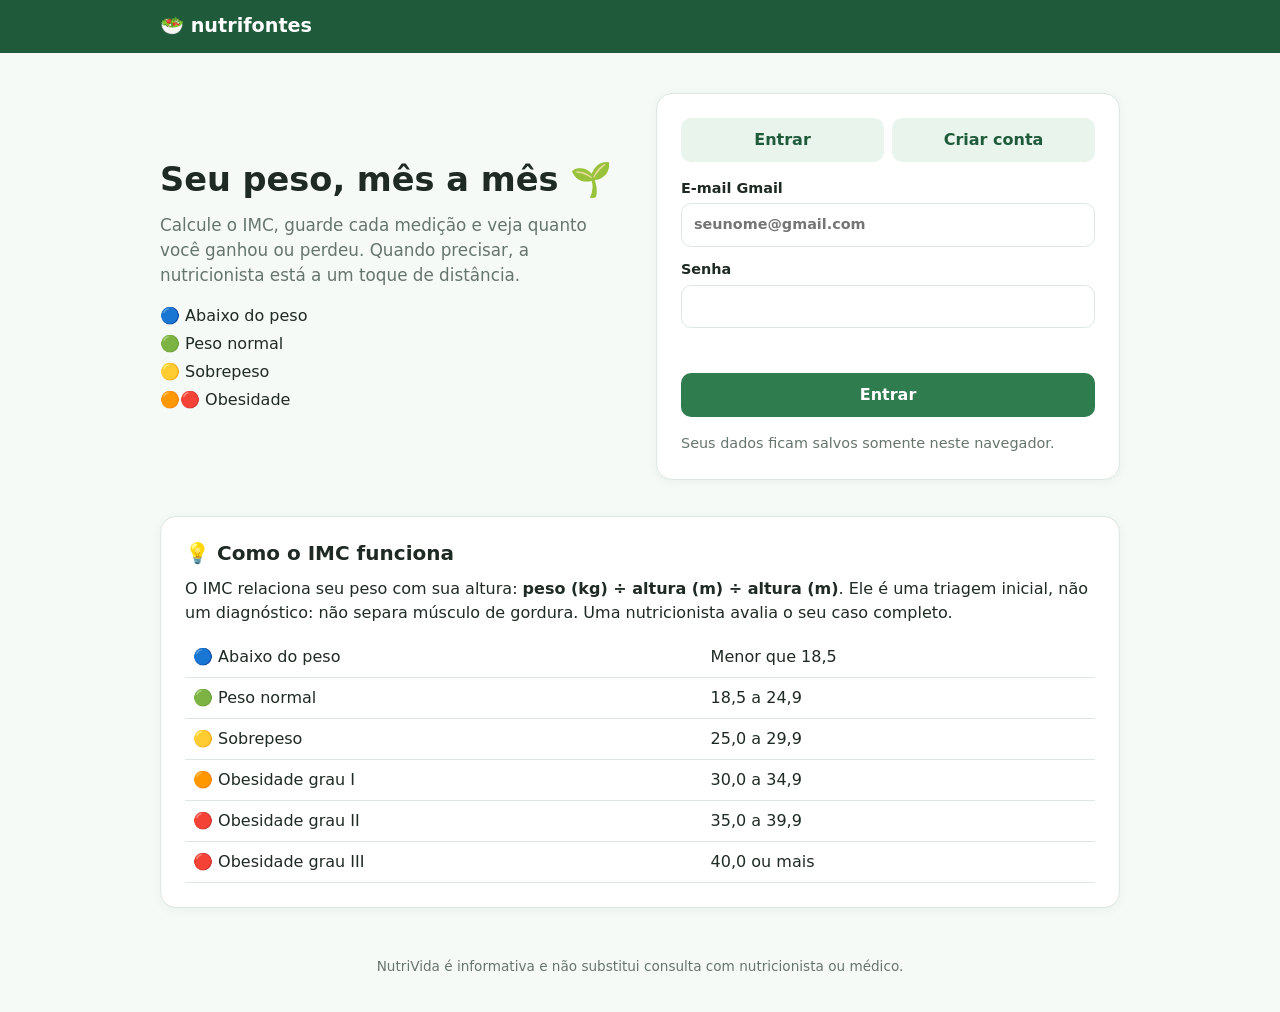
<file: nutrivida/index.html>
<!DOCTYPE html>
<html lang="pt-BR">

<!-- DADOS BASICOS DA WEB -->

<head>
  <meta charset="UTF-8">
  <meta name="viewport" content="width=device-width, initial-scale=1">
  <title>nutrifontes</title>
  <meta name="description" content="Calcule seu IMC e acompanhe seu peso mês a mês.">
  <link rel="icon" href="data:image/svg+xml,%3Csvg xmlns='http://www.w3.org/2000/svg' viewBox='0 0 100 100'%3E%3Ctext y='.9em' font-size='90'%3E🥗%3C/text%3E%3C/svg%3E">
  <link rel="stylesheet" href="style.css">
</head>


<!-- CABEÇAÇHO -->

<body>

  <header class="topo">
    <div class="centralizado topo__interno">
      <strong class="marca">🥗 nutrifontes</strong>
      <div id="caixa-usuario" hidden>
        <span id="nome-usuario"></span>
        <button type="button" class="botao botao--claro" id="botao-sair">Sair</button>
      </div>
    </div>
  </header>



  <main class="centralizado">

    <section id="tela-entrada" class="entrada">
       
      <!-- APRESENTAÇÃO SOBRE O QUE FAZ-->

      <div class="entrada__apresentacao">

        <h1>Seu peso, mês a mês 🌱</h1>
        <p>Calcule o IMC, guarde cada medição e veja quanto você ganhou ou perdeu. Quando precisar, a nutricionista está a um toque de distância.</p>
        
        <ul class="legenda">
          <li>🔵 Abaixo do peso</li>
          <li>🟢 Peso normal</li>
          <li>🟡 Sobrepeso</li>
          <li>🟠🔴 Obesidade</li>
        </ul>

      </div>

      

      <!-- LOGUIN / CRIAR CONTA -->
      
      <div class="cartao">

        <div class="abas">

          <button type="button" class="aba ativa" id="aba-entrar">Entrar</button>
          <button type="button" class="aba" id="aba-cadastro">Criar conta</button>

        </div>

        <!-- SE TEM LOGUIN -->

        <form id="form-entrar" novalidate>

          <label>E-mail Gmail
            <input type="email" id="entrar-email" placeholder="seunome@gmail.com" autocomplete="email">
          </label>
          
          <label>Senha
            <input type="password" id="entrar-senha" autocomplete="current-password">
          </label>
          
          <p class="erro" id="entrar-erro"></p>
          <button type="submit" class="botao botao--total">Entrar</button>
        
        </form>

        <!-- SE NÃO TEM LOGUIN -->

        <form id="form-cadastro" novalidate hidden>

          <label>Nome
            <input type="text" id="cadastro-nome" placeholder="Como devemos te chamar?" maxlength="60" autocomplete="name">
          </label>

          <label>E-mail Gmail
            <input type="email" id="cadastro-email" placeholder="seunome@gmail.com" autocomplete="email">
          </label>

          <label>Senha (mínimo 6 caracteres)
            <input type="password" id="cadastro-senha" autocomplete="new-password">
          </label>

          <p class="erro" id="cadastro-erro"></p>
          <button type="submit" class="botao botao--total">Criar conta</button>

        </form>

        <p class="nota">Seus dados ficam salvos somente neste navegador.</p>
      
      </div>
    </section>


      <!-- CONTEUDO PÓS ENTRADA APARTIR DAQUI -->

    <div id="tela-app" hidden>

      <section class="cartao">
        <h2>Olá, <span id="nome-saudacao"></span>! Vamos registrar seu peso?</h2>

        <!-- CALCULAR IMC -->

        <form id="form-imc" class="formulario-calculadora" novalidate>

          <label>Data
            <input type="date" id="imc-data">
          </label>

          <label>Peso (kg)
            <input type="number" id="imc-peso" step="0.1" placeholder="70,5" inputmode="decimal">
          </label>

          <label>Altura (cm)
            <input type="number" id="imc-altura" step="0.1" placeholder="170" inputmode="decimal">
          </label>

          <label>Idade
            <input type="number" id="imc-idade" step="1" placeholder="30" inputmode="numeric">
          </label>

          <button type="submit" class="botao">Calcular</button>

        </form>

        <p class="erro" id="imc-erro"></p>
        <div id="area-resultado"></div>
      
      </section>

      <!-- HISTORICO -->

      <section class="cartao">

        <h2>📋 Histórico</h2>
        <div id="area-situacao"></div>

        <p id="historico-vazio" class="discreto">Nenhuma medição ainda. Use a calculadora acima.</p>

        <div class="tabela-rolagem" id="historico-caixa" hidden>

          <table>
            <thead><tr><th>Data</th><th>Peso</th><th>IMC</th><th>Classificação</th><th></th></tr></thead>
            <tbody id="historico-corpo"></tbody>
          </table>

        </div>

      </section>

      <!-- HISTORICO MENSAL -->

      <section class="cartao">
        <h2>📈 Evolução mês a mês</h2>
        <p id="evolucao-vazia" class="discreto">Registre o peso em pelo menos dois meses diferentes para ver a evolução. O campo de data aceita meses anteriores.</p>
        <p id="evolucao-total" class="evolucao-destaque"></p>
        <ul id="evolucao-lista" class="lista-evolucao"></ul>
      </section>

      <section class="cartao" id="cartao-nutricionista"></section>
    </div>
  
    <!-- EXPLICAÇÃO DE IMC E COMO FUNCIONA -->
    <section class="cartao">
      <h2>💡 Como o IMC funciona</h2>
      <p>O IMC relaciona seu peso com sua altura: <strong>peso (kg) ÷ altura (m) ÷ altura (m)</strong>. Ele é uma triagem inicial, não um diagnóstico: não separa músculo de gordura. Uma nutricionista avalia o seu caso completo.</p>
      <table class="tabela-mini">
        <tbody id="tabela-imc"></tbody>
      </table>
    </section>
  </main>

  <footer class="rodape">
    <p>NutriVida é informativa e não substitui consulta com nutricionista ou médico.</p>
  </footer>

  <script src="app.js"></script>
</body>
</html>
</file>
<file: nutrivida/style.css>
:root {
  --green: #2f7d4f;
  --green-dark: #1f5b3a;
  --green-soft: #e8f4ec;
  --bg: #f6faf7;
  --text: #1f2a24;
  --muted: #66756c;
  --line: #dce8e0;
  --red: #c0392b;
}

* { box-sizing: border-box; }

body {
  margin: 0;
  font-family: system-ui, -apple-system, "Segoe UI", Roboto, sans-serif;
  color: var(--text);
  background: var(--bg);
  line-height: 1.5;
}

h1, h2 { line-height: 1.2; margin: 0 0 12px; }
h1 { font-size: 2.1rem; }
h2 { font-size: 1.25rem; }
p { margin: 0 0 12px; }

.centralizado { width: min(960px, 100% - 32px); margin-inline: auto; }
main { padding: 24px 0; display: grid; gap: 20px; }

/* Topo */
.topo { background: var(--green-dark); color: #fff; }
.topo__interno { display: flex; justify-content: space-between; align-items: center; padding: 12px 0; }
.marca { font-size: 1.2rem; }
#caixa-usuario { display: flex; align-items: center; gap: 12px; }
#caixa-usuario[hidden] { display: none; }

/* Cartões */
.cartao {
  background: #fff;
  border: 1px solid var(--line);
  border-radius: 16px;
  padding: 24px;
  box-shadow: 0 2px 10px rgba(31, 91, 58, .06);
}

/* Entrada */
.entrada { display: grid; grid-template-columns: 1fr 1fr; gap: 32px; align-items: center; padding: 16px 0; }
.entrada[hidden], #tela-app[hidden] { display: none; }
.entrada__apresentacao p { color: var(--muted); font-size: 1.05rem; }
.legenda { list-style: none; padding: 0; margin: 16px 0 0; display: grid; gap: 4px; }

.abas { display: flex; gap: 8px; margin-bottom: 16px; }
.aba {
  flex: 1; padding: 10px; border: 0; border-radius: 10px;
  background: var(--green-soft); color: var(--green-dark);
  font: inherit; font-weight: 600; cursor: pointer;
}
.aba.is-active { background: var(--green); color: #fff; }

/* Formulários */
form { display: grid; gap: 12px; }
form[hidden] { display: none; }
label { display: grid; gap: 4px; font-size: .9rem; font-weight: 600; }
input {
  padding: 10px 12px; border: 1px solid var(--line); border-radius: 10px;
  font: inherit; background: #fff; width: 100%;
}
input:focus { outline: 2px solid var(--green); border-color: transparent; }

.formulario-calculadora { grid-template-columns: repeat(4, 1fr) auto; align-items: end; }
.erro { color: var(--red); font-size: .9rem; min-height: 1.2em; margin: 4px 0 0; }
.nota, .discreto { color: var(--muted); font-size: .9rem; }
.nota { margin: 16px 0 0; }

/* Botões */
.botao {
  display: inline-block; padding: 10px 18px; border: 0; border-radius: 10px;
  background: var(--green); color: #fff; font: inherit; font-weight: 600;
  text-decoration: none; cursor: pointer; text-align: center;
}
.botao:hover { background: var(--green-dark); }
.botao--total { width: 100%; }
.botao--claro { background: rgba(255, 255, 255, .15); padding: 6px 12px; }
.botao--claro:hover { background: rgba(255, 255, 255, .28); }
.botao--contorno { background: #fff; color: var(--green-dark); border: 1px solid var(--green); }
.botao--contorno:hover { background: var(--green-soft); }
.botao--desativado { background: #e5ece8; color: var(--muted); pointer-events: none; }

/* Resultado */
#area-resultado { margin-top: 20px; }
.resultado {
  display: grid; gap: 8px; padding: 20px; border-radius: 14px;
  background: var(--green-soft); text-align: center;
}
.resultado__emoji { font-size: 3rem; line-height: 1; }
.resultado__numero { font-size: 2.4rem; font-weight: 800; color: var(--green-dark); line-height: 1; }
.resultado__nome { font-size: 1.1rem; font-weight: 700; }
.resultado p { margin: 0; color: var(--muted); }
.indicacao { margin-top: 16px; padding-top: 16px; border-top: 1px solid var(--line); text-align: left; }

/* Status */
.situacao { padding: 12px 16px; border-radius: 12px; margin-bottom: 16px; background: var(--green-soft); }
.situacao p { margin: 0; }

/* Tabela */
.tabela-rolagem { overflow-x: auto; }
table { width: 100%; border-collapse: collapse; }
th, td { padding: 10px 8px; text-align: left; border-bottom: 1px solid var(--line); white-space: nowrap; }
th { font-size: .8rem; text-transform: uppercase; letter-spacing: .04em; color: var(--muted); }
.excluir { background: none; border: 0; cursor: pointer; font-size: 1.1rem; }
.tabela-mini { margin-top: 12px; }
.tabela-mini td { padding: 8px; }

/* Evolução */
.evolucao-destaque { font-weight: 700; font-size: 1.1rem; }
.lista-evolucao { list-style: none; padding: 0; margin: 0; }
.lista-evolucao li {
  display: flex; justify-content: space-between; gap: 12px;
  padding: 10px 4px; border-bottom: 1px solid var(--line);
}
.perda { color: var(--green); font-weight: 700; }
.ganho { color: #d9822b; font-weight: 700; }

/* Nutricionista */
.nutricionista { display: flex; gap: 20px; align-items: center; }
.nutricionista__foto {
  width: 110px; height: 110px; border-radius: 50%; object-fit: cover;
  background: var(--green-soft); flex: none;
  display: grid; place-items: center; font-size: 3.5rem;
}
.nutricionista__texto h2 { margin-bottom: 4px; }
.nutricionista__texto p { margin-bottom: 8px; }
.acoes { display: flex; flex-wrap: wrap; gap: 8px; margin-top: 8px; }

.rodape { text-align: center; color: var(--muted); font-size: .85rem; padding: 24px 16px; }

/* Celular */
@media (max-width: 720px) {
  .entrada { grid-template-columns: 1fr; }
  .formulario-calculadora { grid-template-columns: 1fr 1fr; }
  .formulario-calculadora .botao { grid-column: 1 / -1; }
  .nutricionista { flex-direction: column; text-align: center; }
  .acoes { justify-content: center; }
  h1 { font-size: 1.7rem; }
}
</file>
